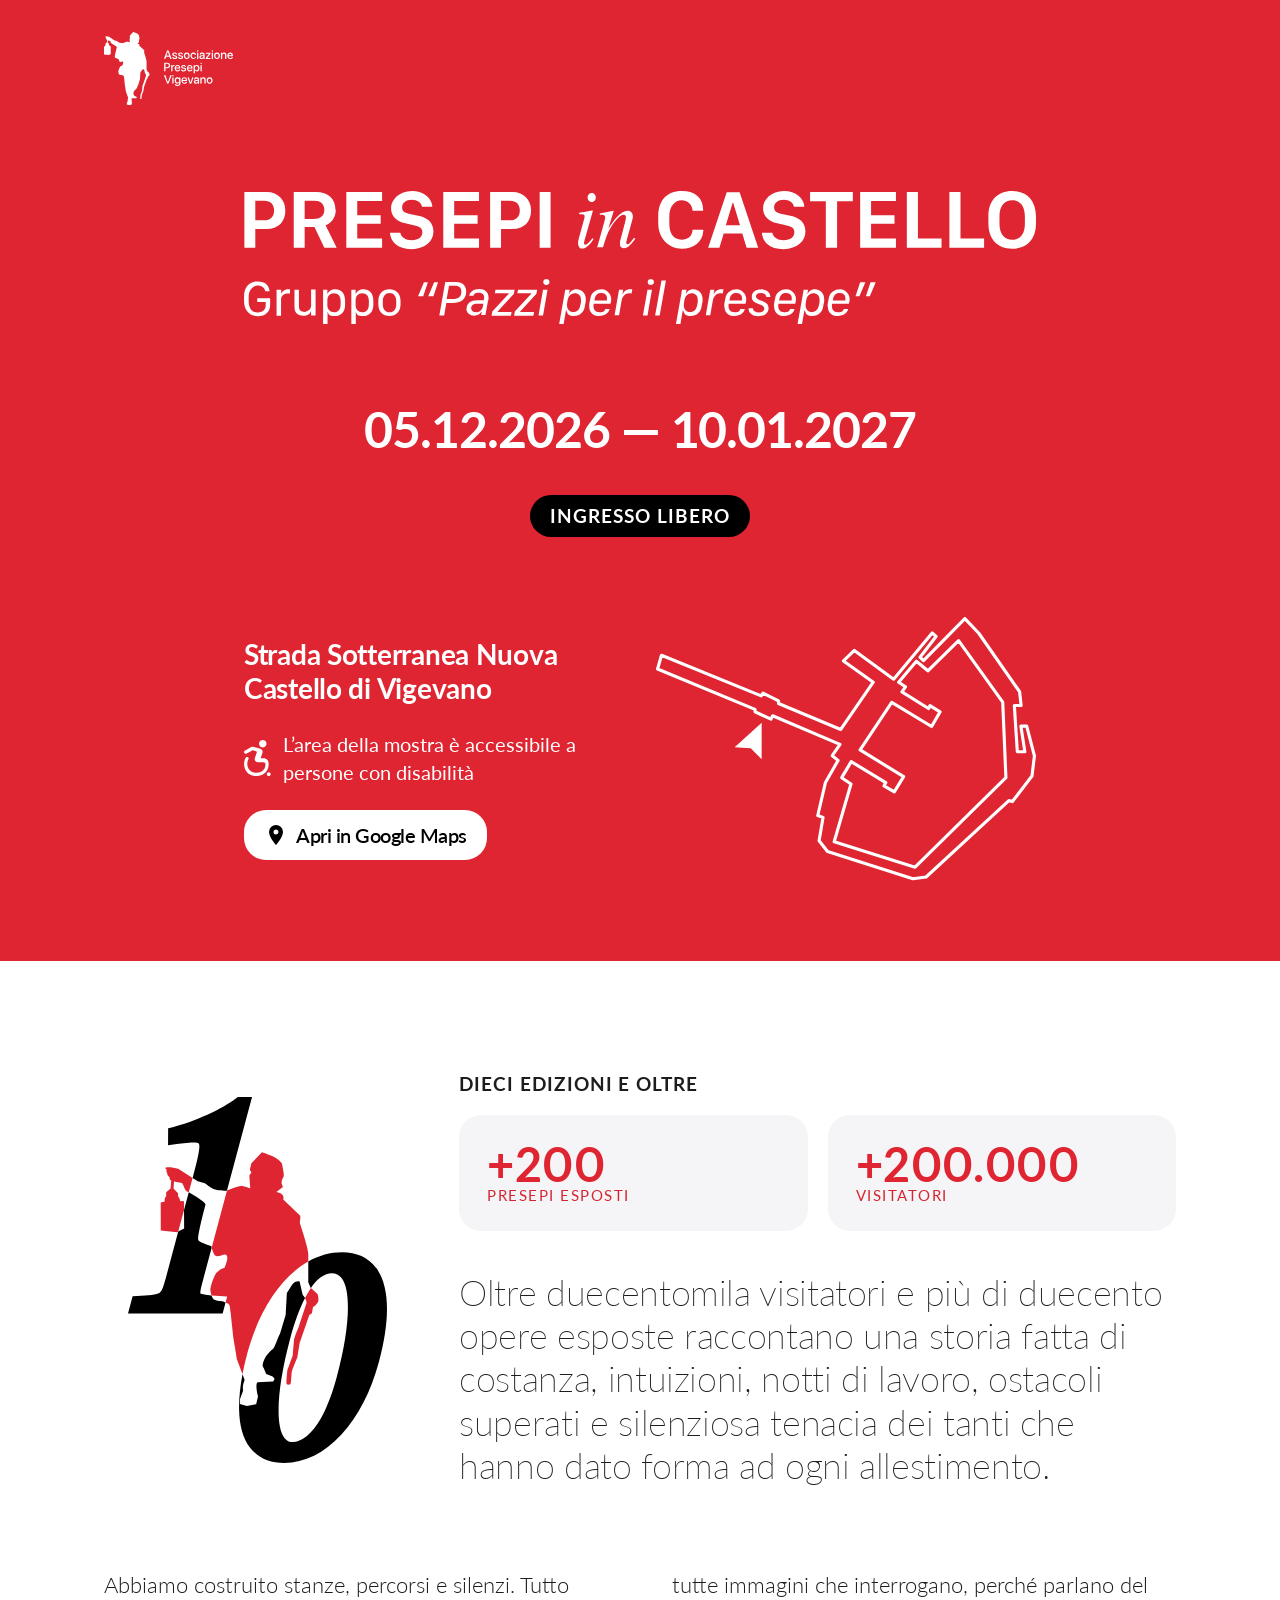
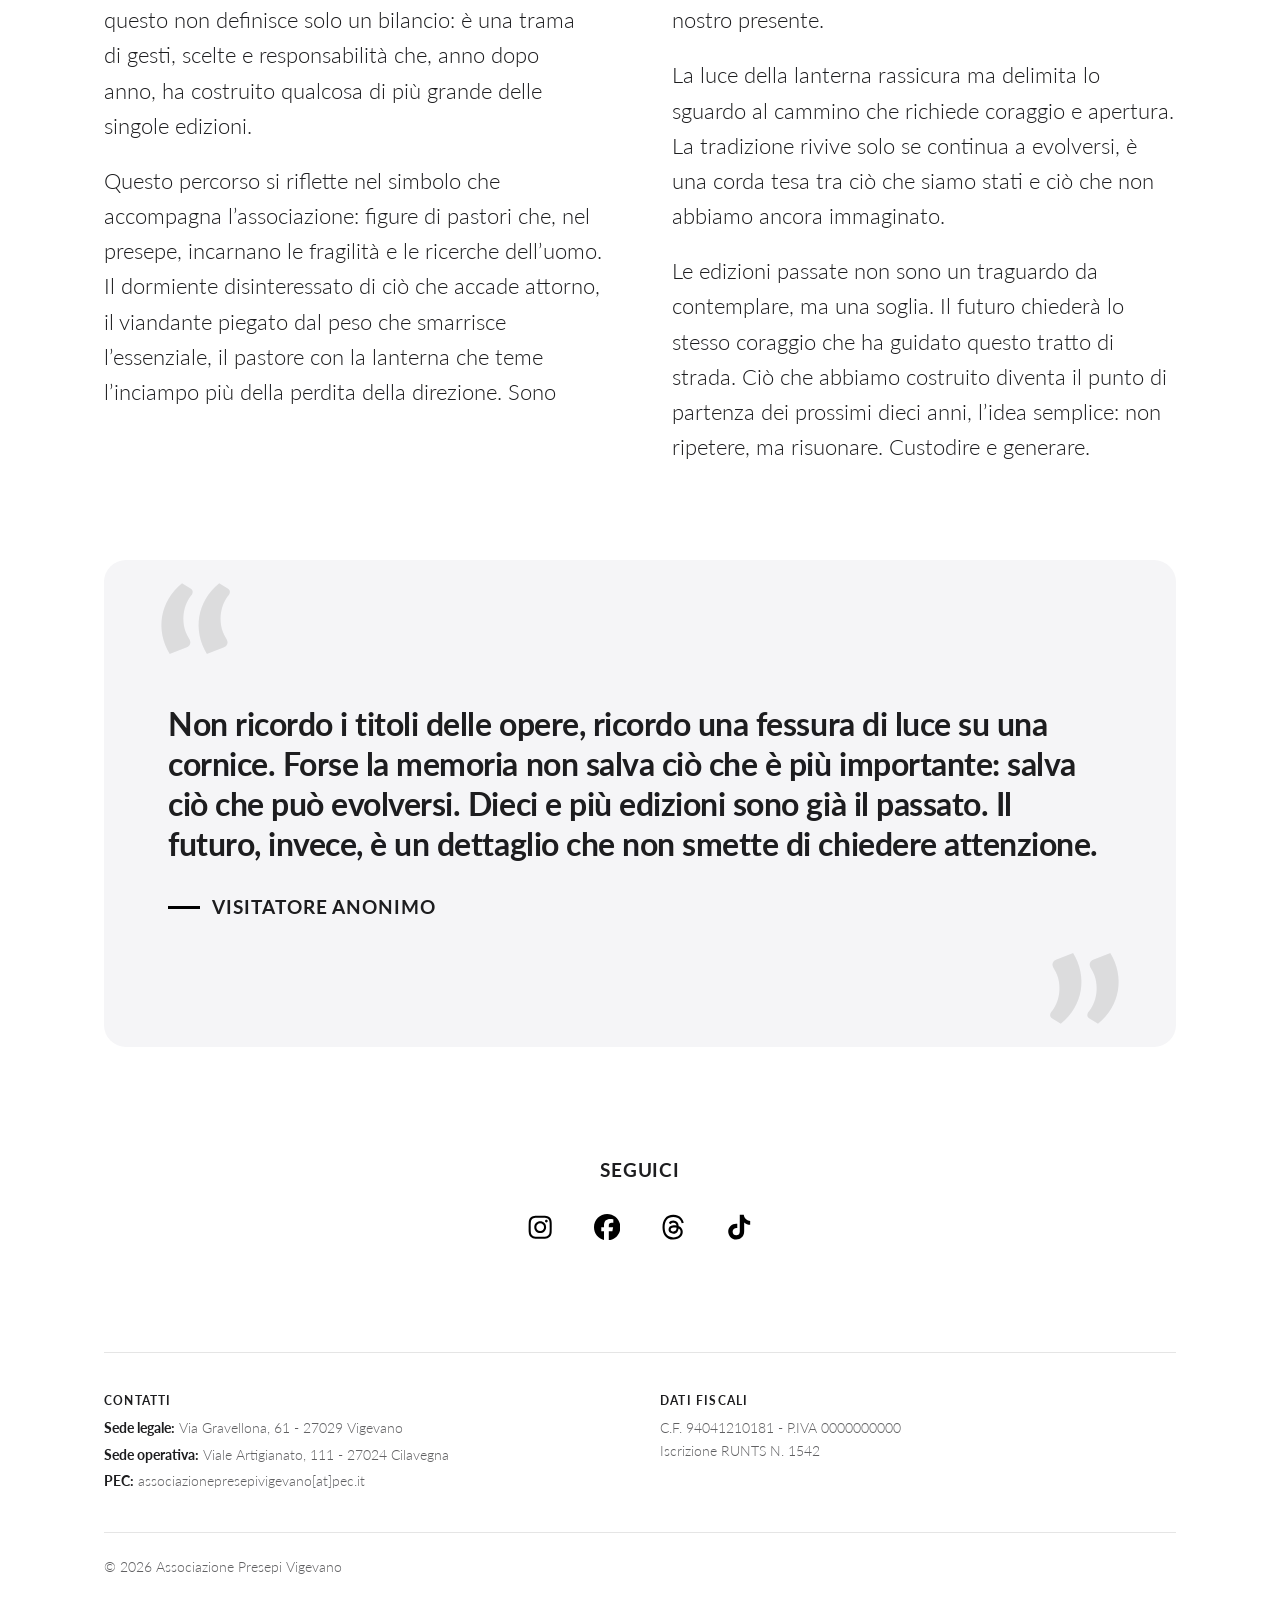
<file: index.html>
<!DOCTYPE html>
<html lang="it" class="[color-scheme:light] scroll-pt-[env(safe-area-inset-top,0px)]">
<head>
<meta charset="utf-8">
<meta name="viewport" content="width=device-width, initial-scale=1, viewport-fit=cover">
<title>Presepi in castello 2026 · Vigevano | Associazione Presepi Vigevano</title>
<meta name="description" content="Presepi in castello a Vigevano, decima edizione: dal 5 dicembre 2026 al 10 gennaio 2027. Oltre duecento opere esposte a cura dell’Associazione Presepi Vigevano.">
<meta name="theme-color" content="#de2531">
<link rel="preconnect" href="https://fonts.googleapis.com">
<link rel="preconnect" href="https://fonts.gstatic.com" crossorigin>
<link rel="stylesheet" href="https://fonts.googleapis.com/css2?family=Lato:wght@300;400;700&display=swap">
<link rel="canonical" href="https://presepivigevano.org/">
<meta property="og:type" content="website"><meta property="og:locale" content="it_IT">
<meta property="og:site_name" content="Associazione Presepi Vigevano">
<meta property="og:title" content="Presepi in castello · Vigevano 2026">
<meta property="og:description" content="Decima edizione dal 5 dicembre 2026 al 10 gennaio 2027. Oltre duecento opere esposte. Ingresso libero."><meta property="og:url" content="https://presepivigevano.org/">
<script type="application/ld+json">{"@context":"https://schema.org","@graph":[{"@type":"Organization","@id":"https://presepivigevano.org/#org","name":"Associazione Presepi Vigevano","url":"https://presepivigevano.org/","address":{"@type":"PostalAddress","streetAddress":"Via Gravellona, 61","postalCode":"27029","addressLocality":"Vigevano","addressCountry":"IT"},"taxID":"94041210181","sameAs":["https://www.instagram.com/presepivigevano","https://www.facebook.com/PresepiVigevano","https://www.threads.net/@presepivigevano","https://www.tiktok.com/@presepivigevano"]},{"@type":"Event","name":"Presepi in castello – 10ª edizione","startDate":"2026-12-05","endDate":"2027-01-10","eventStatus":"https://schema.org/EventScheduled","eventAttendanceMode":"https://schema.org/OfflineEventAttendanceMode","location":{"@type":"Place","name":"Castello Sforzesco di Vigevano","address":{"@type":"PostalAddress","addressLocality":"Vigevano","addressRegion":"PV","addressCountry":"IT"}},"organizer":{"@id":"https://presepivigevano.org/#org"},"isAccessibleForFree":true,"inLanguage":"it","url":"https://presepivigevano.org/","description":"Decima edizione di Presepi in castello a Vigevano: oltre duecento opere esposte. Ingresso libero.","offers":{"@type":"Offer","url":"https://presepivigevano.org/","price":"0","priceCurrency":"EUR","availability":"https://schema.org/InStock"}}]}</script>
<style>/*! tailwindcss v3.4.17 | MIT License | https://tailwindcss.com*/*,:after,:before{box-sizing:border-box;border:0 solid #e5e7eb}:after,:before{--tw-content:""}:host,html{line-height:1.5;-webkit-text-size-adjust:100%;-moz-tab-size:4;-o-tab-size:4;tab-size:4;font-family:Lato,-apple-system,BlinkMacSystemFont,Helvetica Neue,Arial,sans-serif;font-feature-settings:normal;font-variation-settings:normal;-webkit-tap-highlight-color:transparent}body{margin:0;line-height:inherit}hr{height:0;color:inherit;border-top-width:1px}abbr:where([title]){-webkit-text-decoration:underline dotted;text-decoration:underline dotted}h1,h2,h3,h4,h5,h6{font-size:inherit;font-weight:inherit}a{color:inherit;text-decoration:inherit}b,strong{font-weight:bolder}code,kbd,pre,samp{font-family:ui-monospace,SFMono-Regular,Menlo,Monaco,Consolas,Liberation Mono,Courier New,monospace;font-feature-settings:normal;font-variation-settings:normal;font-size:1em}small{font-size:80%}sub,sup{font-size:75%;line-height:0;position:relative;vertical-align:baseline}sub{bottom:-.25em}sup{top:-.5em}table{text-indent:0;border-color:inherit;border-collapse:collapse}button,input,optgroup,select,textarea{font-family:inherit;font-feature-settings:inherit;font-variation-settings:inherit;font-size:100%;font-weight:inherit;line-height:inherit;letter-spacing:inherit;color:inherit;margin:0;padding:0}button,select{text-transform:none}button,input:where([type=button]),input:where([type=reset]),input:where([type=submit]){-webkit-appearance:button;background-color:transparent;background-image:none}:-moz-focusring{outline:auto}:-moz-ui-invalid{box-shadow:none}progress{vertical-align:baseline}::-webkit-inner-spin-button,::-webkit-outer-spin-button{height:auto}[type=search]{-webkit-appearance:textfield;outline-offset:-2px}::-webkit-search-decoration{-webkit-appearance:none}::-webkit-file-upload-button{-webkit-appearance:button;font:inherit}summary{display:list-item}blockquote,dd,dl,figure,h1,h2,h3,h4,h5,h6,hr,p,pre{margin:0}fieldset{margin:0}fieldset,legend{padding:0}menu,ol,ul{list-style:none;margin:0;padding:0}dialog{padding:0}textarea{resize:vertical}input::-moz-placeholder,textarea::-moz-placeholder{opacity:1;color:#9ca3af}input::placeholder,textarea::placeholder{opacity:1;color:#9ca3af}[role=button],button{cursor:pointer}:disabled{cursor:default}audio,canvas,embed,iframe,img,object,svg,video{display:block;vertical-align:middle}img,video{max-width:100%;height:auto}[hidden]:where(:not([hidden=until-found])){display:none}.wrap{margin-left:auto;margin-right:auto;width:100%;max-width:72rem}.bleed,.wrap{padding-left:max(1.5rem,env(safe-area-inset-left));padding-right:max(1.5rem,env(safe-area-inset-right))}.bleed{margin-left:calc(max(1.5rem, env(safe-area-inset-left))*-1);margin-right:calc(max(1.5rem, env(safe-area-inset-right))*-1)}@media (min-width:768px){.wrap{padding-left:max(2.5rem,env(safe-area-inset-left));padding-right:max(2.5rem,env(safe-area-inset-right))}.bleed{margin-left:0;margin-right:0;padding-left:4rem;padding-right:4rem}}.on-brand{--tw-bg-opacity:1;background-color:rgb(222 37 49/var(--tw-bg-opacity,1));--tw-text-opacity:1;color:rgb(255 255 255/var(--tw-text-opacity,1))}.eyebrow{font-size:1.04rem;font-weight:700;text-transform:uppercase;line-height:1.2;letter-spacing:.05em}@media (min-width:768px){.eyebrow{font-size:1.055rem}}@media (min-width:1024px){.eyebrow{font-size:1.185rem}}.focus-ring:focus-visible{outline-style:solid;outline-width:2px;outline-offset:4px;outline-color:#fff}.btn-social{display:flex;min-height:4rem;align-items:center;justify-content:center;gap:.75rem;border-radius:1.375rem;--tw-bg-opacity:1;background-color:rgb(222 37 49/var(--tw-bg-opacity,1));padding:1rem 2rem;font-size:1.125rem;line-height:1.75rem;font-weight:600;letter-spacing:-.025em;--tw-text-opacity:1;color:rgb(255 255 255/var(--tw-text-opacity,1))}@media (min-width:768px){.btn-social{min-height:0;border-radius:0;background-color:transparent;padding:0;--tw-text-opacity:1;color:rgb(0 0 0/var(--tw-text-opacity,1))}}.tile{display:flex;flex-direction:column-reverse;border-radius:1.375rem;--tw-bg-opacity:1;background-color:rgb(245 245 247/var(--tw-bg-opacity,1));padding:1.5rem}@media (min-width:768px){.tile{padding:1.75rem}}.stat-label{margin-top:.125rem;font-size:.875rem;line-height:1.25rem;font-weight:400;text-transform:uppercase;line-height:1;letter-spacing:.1em;--tw-text-opacity:1;color:rgb(215 36 48/var(--tw-text-opacity,1))}@media (min-width:768px){.stat-label{font-size:.9375rem}}.stat-num{font-size:clamp(2.75rem,15vw,3.5rem);font-weight:700;line-height:.9;letter-spacing:.01em;--tw-text-opacity:1;color:rgb(222 37 49/var(--tw-text-opacity,1))}@media (min-width:768px){.stat-num{font-size:3.5rem}}@media (min-width:1024px){.stat-num{font-size:clamp(2.25rem,3.7vw,3.25rem)}}.stat-num{font-variant-numeric:lining-nums proportional-nums}.quote-q:after,.quote-q:before{content:"\201C";content:"\201C"/"";pointer-events:none;position:absolute;-webkit-user-select:none;-moz-user-select:none;user-select:none;font-size:9rem;font-weight:700;line-height:1;color:rgba(0,0,0,.1)}@media (min-width:768px){.quote-q:after,.quote-q:before{font-size:14rem}}.quote-q:before{top:0;left:max(1.5rem,env(safe-area-inset-left))}.quote-q:after{bottom:0;right:max(1.5rem,env(safe-area-inset-right));transform:rotate(180deg)}@media (min-width:768px){.quote-q:before{left:3rem}.quote-q:after{right:3rem}}.footer-label{margin-bottom:.5rem;font-size:.75rem;line-height:1rem;font-weight:700;text-transform:uppercase;letter-spacing:.1em;--tw-text-opacity:1;color:rgb(29 29 31/var(--tw-text-opacity,1))}.sr-only{position:absolute;width:1px;height:1px;padding:0;margin:-1px;overflow:hidden;clip:rect(0,0,0,0);white-space:nowrap;border-width:0}.relative{position:relative}.mx-auto{margin-left:auto;margin-right:auto}.mb-5{margin-bottom:1.25rem}.mb-8{margin-bottom:2rem}.mt-1{margin-top:.25rem}.mt-10{margin-top:2.5rem}.mt-14{margin-top:3.5rem}.mt-16{margin-top:4rem}.mt-8{margin-top:2rem}.block{display:block}.inline-block{display:inline-block}.flex{display:flex}.inline-flex{display:inline-flex}.grid{display:grid}.h-6{height:1.5rem}.h-\[26\.4px\]{height:26.4px}.h-\[30\.6px\]{height:30.6px}.h-\[3px\]{height:3px}.h-auto{height:auto}.min-h-11{min-height:2.75rem}.w-6{width:1.5rem}.w-8{width:2rem}.w-\[106px\]{width:106px}.w-\[202px\]{width:202px}.w-\[26\.4px\]{width:26.4px}.w-\[37\.5\%\]{width:37.5%}.w-\[90\%\]{width:90%}.w-auto{width:auto}.w-full{width:100%}.min-w-\[12rem\]{min-width:12rem}.max-w-\[20rem\]{max-width:20rem}.max-w-\[574px\]{max-width:574px}.max-w-\[792px\]{max-width:792px}.max-w-full{max-width:100%}.shrink-0{flex-shrink:0}.scroll-pt-\[env\(safe-area-inset-top\2c 0px\)\]{scroll-padding-top:env(safe-area-inset-top,0)}.grid-cols-1{grid-template-columns:repeat(1,minmax(0,1fr))}.flex-col{flex-direction:column}.items-center{align-items:center}.justify-center{justify-content:center}.gap-10{gap:2.5rem}.gap-2{gap:.5rem}.gap-3{gap:.75rem}.gap-4{gap:1rem}.gap-5{gap:1.25rem}.gap-6{gap:1.5rem}.gap-8{gap:2rem}.overflow-hidden{overflow:hidden}.whitespace-nowrap{white-space:nowrap}.text-balance{text-wrap:balance}.rounded-card{border-radius:1.375rem}.rounded-none{border-radius:0}.border-t{border-top-width:1px}.border-black\/10{border-color:rgba(0,0,0,.1)}.bg-black{--tw-bg-opacity:1;background-color:rgb(0 0 0/var(--tw-bg-opacity,1))}.bg-surface{--tw-bg-opacity:1;background-color:rgb(245 245 247/var(--tw-bg-opacity,1))}.bg-white{--tw-bg-opacity:1;background-color:rgb(255 255 255/var(--tw-bg-opacity,1))}.fill-current{fill:currentColor}.px-5{padding-left:1.25rem;padding-right:1.25rem}.py-2\.5{padding-top:.625rem;padding-bottom:.625rem}.py-20{padding-top:5rem;padding-bottom:5rem}.pb-16{padding-bottom:4rem}.pb-20{padding-bottom:5rem}.pb-24{padding-bottom:6rem}.pb-\[calc\(2\.5rem\+env\(safe-area-inset-bottom\2c 0px\)\)\]{padding-bottom:calc(2.5rem + env(safe-area-inset-bottom,0px))}.pt-10{padding-top:2.5rem}.pt-14{padding-top:3.5rem}.pt-28{padding-top:7rem}.pt-6{padding-top:1.5rem}.pt-\[env\(safe-area-inset-top\2c 0px\)\]{padding-top:env(safe-area-inset-top,0)}.text-center{text-align:center}.font-sans{font-family:Lato,-apple-system,BlinkMacSystemFont,Helvetica Neue,Arial,sans-serif}.text-2xl{font-size:1.5rem;line-height:2rem}.text-\[1\.0125rem\]{font-size:1.0125rem}.text-\[1\.125rem\]{font-size:1.125rem}.text-\[1\.35rem\]{font-size:1.35rem}.text-\[1\.75rem\]{font-size:1.75rem}.text-\[2\.1rem\]{font-size:2.1rem}.text-sm{font-size:.875rem;line-height:1.25rem}.font-bold{font-weight:700}.font-extralight{font-weight:200}.font-light{font-weight:300}.font-normal{font-weight:400}.font-semibold{font-weight:600}.not-italic{font-style:normal}.leading-body{line-height:1.6}.leading-head{line-height:1.2}.leading-none{line-height:1}.leading-note{line-height:1.4}.leading-quote{line-height:1.25}.tracking-display{letter-spacing:-.02em}.tracking-head{letter-spacing:-.01em}.tracking-quote{letter-spacing:-.015em}.tracking-tight{letter-spacing:-.025em}.text-black{--tw-text-opacity:1;color:rgb(0 0 0/var(--tw-text-opacity,1))}.text-ink{--tw-text-opacity:1;color:rgb(29 29 31/var(--tw-text-opacity,1))}.text-ink\/70{color:rgba(29,29,31,.7)}.text-white{--tw-text-opacity:1;color:rgb(255 255 255/var(--tw-text-opacity,1))}.antialiased{-webkit-font-smoothing:antialiased;-moz-osx-font-smoothing:grayscale}.\[color-scheme\:light\]{color-scheme:light}.\[overflow-wrap\:anywhere\]{overflow-wrap:anywhere}.\[text-rendering\:optimizeLegibility\]{text-rendering:optimizeLegibility}.\[text-wrap\:pretty\]{text-wrap:pretty}.focus\:not-sr-only:focus{position:static;width:auto;height:auto;padding:0;margin:0;overflow:visible;clip:auto;white-space:normal}.focus\:absolute:focus{position:absolute}.focus\:left-4:focus{left:1rem}.focus\:top-4:focus{top:1rem}.focus\:z-10:focus{z-index:10}.focus\:rounded-full:focus{border-radius:9999px}.focus\:bg-white:focus{--tw-bg-opacity:1;background-color:rgb(255 255 255/var(--tw-bg-opacity,1))}.focus\:px-4:focus{padding-left:1rem;padding-right:1rem}.focus\:py-2:focus{padding-top:.5rem;padding-bottom:.5rem}.focus\:text-brand:focus{--tw-text-opacity:1;color:rgb(222 37 49/var(--tw-text-opacity,1))}.focus-visible\:outline-brand:focus-visible{outline-color:#de2531}@media (min-width:640px){.sm\:w-\[110px\]{width:110px}}@media (min-width:768px){.md\:sr-only{position:absolute;width:1px;height:1px;padding:0;margin:-1px;overflow:hidden;clip:rect(0,0,0,0);white-space:nowrap;border-width:0}.md\:mx-0{margin-left:0;margin-right:0}.md\:mt-10{margin-top:2.5rem}.md\:mt-20{margin-top:5rem}.md\:mt-24{margin-top:6rem}.md\:flex{display:flex}.md\:h-9{height:2.25rem}.md\:w-\[129px\]{width:129px}.md\:w-\[259px\]{width:259px}.md\:w-full{width:100%}.md\:min-w-0{min-width:0}.md\:max-w-\[792px\]{max-width:792px}.md\:max-w-none{max-width:none}.md\:grid-cols-2{grid-template-columns:repeat(2,minmax(0,1fr))}.md\:flex-row{flex-direction:row}.md\:items-start{align-items:flex-start}.md\:items-center{align-items:center}.md\:justify-center{justify-content:center}.md\:gap-10{gap:2.5rem}.md\:gap-8{gap:2rem}.md\:gap-x-10{-moz-column-gap:2.5rem;column-gap:2.5rem}.md\:rounded-card{border-radius:1.375rem}.md\:py-28{padding-top:7rem;padding-bottom:7rem}.md\:pb-20{padding-bottom:5rem}.md\:pb-28{padding-bottom:7rem}.md\:pb-32{padding-bottom:8rem}.md\:pt-20{padding-top:5rem}.md\:pt-36{padding-top:9rem}.md\:pt-8{padding-top:2rem}.md\:text-left{text-align:left}.md\:text-\[1\.125rem\]{font-size:1.125rem}.md\:text-\[1\.25rem\]{font-size:1.25rem}.md\:text-\[1\.5rem\]{font-size:1.5rem}.md\:text-\[1\.75rem\]{font-size:1.75rem}.md\:text-\[3\.15rem\]{font-size:3.15rem}}@media (min-width:1024px){.lg\:columns-2{-moz-columns:2;column-count:2}.lg\:grid-cols-\[minmax\(0\2c 3fr\)_minmax\(0\2c 7fr\)\]{grid-template-columns:minmax(0,3fr) minmax(0,7fr)}.lg\:items-center{align-items:center}.lg\:gap-12{gap:3rem}.lg\:gap-x-16{-moz-column-gap:4rem;column-gap:4rem}.lg\:text-\[1\.25rem\]{font-size:1.25rem}.lg\:text-\[1\.375rem\]{font-size:1.375rem}.lg\:text-\[1\.75rem\]{font-size:1.75rem}.lg\:text-\[2\.25rem\]{font-size:2.25rem}.lg\:text-\[2rem\]{font-size:2rem}}.\[\&\>p\+p\]\:mt-5>p+p{margin-top:1.25rem}</style>
</head>
<body class="bg-white font-sans font-light text-ink antialiased [text-rendering:optimizeLegibility]">
<a href="#contenuto" class="sr-only focus:not-sr-only focus:absolute focus:left-4 focus:top-4 focus:z-10 focus:rounded-full focus:bg-white focus:px-4 focus:py-2 focus:text-brand">Vai al contenuto</a>
<header class="on-brand pt-[env(safe-area-inset-top,0px)]"><div class="wrap pt-6 md:pt-8">
<h1 class="inline-block"><a href="https://presepivigevano.org/" class="block focus-ring"><span class="sr-only">Associazione Presepi Vigevano</span><svg class="block h-auto w-[106px] sm:w-[110px] md:w-[129px]" aria-hidden="true" focusable="false" xmlns="http://www.w3.org/2000/svg" viewBox="0 0 440.93 250.3"><defs><style> .a1 { fill: #fff; } </style></defs><g><g><g><g><path class="a1" d="M205.75,90.38c0-.34.08-.79.28-1.34l8.89-24.1c.59-1.62,1.58-2.37,3.18-2.37s2.55.73,3.16,2.35l8.91,24.12c.2.57.28.95.28,1.34,0,1.2-.95,2.07-2.27,2.07-1.22,0-1.88-.57-2.29-1.86l-2.23-6.3h-11.18l-2.21,6.28c-.43,1.32-1.09,1.88-2.27,1.88-1.36,0-2.27-.83-2.27-2.07ZM222.52,80.58l-4.4-12.82h-.12l-4.35,12.82h8.87Z"/><path class="a1" d="M233.29,88.2c-.14-.32-.18-.63-.18-.91,0-1.09.79-1.74,1.88-1.74.73,0,1.36.34,1.9,1.15,1.09,1.72,2.37,2.49,4.9,2.49s4.17-1.07,4.17-2.84c0-1.4-.83-2.15-3.12-2.69l-3.36-.79c-4.13-.97-6.16-3-6.16-6.04,0-3.85,3.34-6.4,8.41-6.4,3.85,0,7.01,1.96,7.62,4.48.04.24.08.45.08.65,0,.97-.61,1.62-1.7,1.62-.71,0-1.34-.24-1.76-.93-.95-1.62-2.25-2.47-4.4-2.47-2.35,0-3.97,1.15-3.97,2.82,0,1.34,1.03,2.27,3.28,2.8l3.3.77c4.48,1.03,6.2,2.63,6.2,5.79,0,3.95-3.54,6.58-8.81,6.58-4.19,0-7.27-1.72-8.28-4.33Z"/><path class="a1" d="M253.34,88.2c-.14-.32-.18-.63-.18-.91,0-1.09.79-1.74,1.88-1.74.73,0,1.36.34,1.9,1.15,1.09,1.72,2.37,2.49,4.9,2.49s4.17-1.07,4.17-2.84c0-1.4-.83-2.15-3.12-2.69l-3.36-.79c-4.13-.97-6.16-3-6.16-6.04,0-3.85,3.34-6.4,8.41-6.4,3.85,0,7.01,1.96,7.62,4.48.04.24.08.45.08.65,0,.97-.61,1.62-1.7,1.62-.71,0-1.34-.24-1.76-.93-.95-1.62-2.25-2.47-4.4-2.47-2.35,0-3.97,1.15-3.97,2.82,0,1.34,1.03,2.27,3.28,2.8l3.3.77c4.48,1.03,6.2,2.63,6.2,5.79,0,3.95-3.54,6.58-8.81,6.58-4.19,0-7.27-1.72-8.28-4.33Z"/><path class="a1" d="M272.87,81.47c0-6.85,4.03-11.04,10.11-11.04s10.11,4.19,10.11,11.04-4.01,11.06-10.11,11.06-10.11-4.19-10.11-11.06ZM288.63,81.47c0-4.72-2.23-7.43-5.65-7.43s-5.65,2.71-5.65,7.43,2.23,7.45,5.65,7.45,5.65-2.71,5.65-7.45Z"/><path class="a1" d="M295.52,81.51c0-6.74,3.95-11.08,10.03-11.08,4.11,0,7.64,2.19,8.57,5.17.12.34.2.71.2,1.01,0,1.11-.79,1.8-1.86,1.8-.93,0-1.46-.36-1.98-1.34-1.09-2.03-2.59-3-4.84-3-3.42,0-5.65,2.86-5.65,7.39s2.27,7.39,5.65,7.39c2.37,0,3.81-1.05,4.84-2.9.61-1.05,1.07-1.42,2.03-1.42,1.07,0,1.86.73,1.86,1.82,0,.34-.08.71-.24,1.13-1.11,2.94-4.58,5.02-8.53,5.02-6.1,0-10.07-4.23-10.07-11.02Z"/><path class="a1" d="M317.7,65.09c0-1.4,1.13-2.49,2.53-2.49s2.55,1.09,2.55,2.49-1.13,2.51-2.55,2.51-2.53-1.13-2.53-2.51ZM318.04,90.2v-17.44c0-1.42.87-2.33,2.19-2.33s2.19.91,2.19,2.33v17.44c0,1.4-.87,2.31-2.19,2.31s-2.19-.91-2.19-2.31Z"/><path class="a1" d="M326.02,86.07c0-3.73,2.88-6.02,7.92-6.3l5.85-.34v-1.64c0-2.37-1.6-3.79-4.27-3.79-2.11,0-3.5.75-4.72,2.69-.45.65-1.01.93-1.78.93-1.09,0-1.88-.73-1.88-1.82,0-.45.12-.93.38-1.42,1.11-2.41,4.33-3.95,8.16-3.95,5.17,0,8.47,2.73,8.47,7.01v12.86c0,1.38-.87,2.21-2.11,2.21s-2.05-.79-2.09-2.09v-1.8h-.1c-1.24,2.37-3.95,3.87-6.72,3.87-4.17,0-7.11-2.59-7.11-6.42ZM339.79,84.15v-1.68l-5.27.32c-2.61.18-4.09,1.34-4.09,3.16s1.56,3.08,3.89,3.08c3.06,0,5.47-2.11,5.47-4.88Z"/><path class="a1" d="M347.75,90.16c0-.67.18-1.09.69-1.72l10.69-14.06v-.08h-9.66c-1.17,0-1.86-.63-1.86-1.74s.67-1.74,1.86-1.74h12.36c1.48,0,2.37.79,2.37,2.11,0,.69-.24,1.22-.87,2.07l-10.25,13.57v.08h9.6c1.2,0,1.86.63,1.86,1.74s-.69,1.74-1.86,1.74h-12.8c-1.28,0-2.13-.77-2.13-1.96Z"/><path class="a1" d="M367.99,65.09c0-1.4,1.13-2.49,2.53-2.49s2.55,1.09,2.55,2.49-1.13,2.51-2.55,2.51-2.53-1.13-2.53-2.51ZM368.33,90.2v-17.44c0-1.42.87-2.33,2.19-2.33s2.19.91,2.19,2.33v17.44c0,1.4-.87,2.31-2.19,2.31s-2.19-.91-2.19-2.31Z"/><path class="a1" d="M376.23,81.47c0-6.85,4.03-11.04,10.11-11.04s10.11,4.19,10.11,11.04-4.01,11.06-10.11,11.06-10.11-4.19-10.11-11.06ZM391.99,81.47c0-4.72-2.23-7.43-5.65-7.43s-5.65,2.71-5.65,7.43,2.23,7.45,5.65,7.45,5.65-2.71,5.65-7.45Z"/><path class="a1" d="M399.83,90.2v-17.56c0-1.34.81-2.21,2.09-2.21s2.13.87,2.13,2.23v1.68h.1c1.15-2.43,3.38-3.89,6.66-3.89,4.7,0,7.39,3,7.39,7.88v11.87c0,1.44-.91,2.31-2.21,2.31s-2.19-.87-2.19-2.31v-11.02c0-3.2-1.5-4.96-4.54-4.96s-5.06,2.19-5.06,5.49v10.49c0,1.44-.91,2.31-2.19,2.31s-2.19-.87-2.19-2.31Z"/><path class="a1" d="M421.46,81.57c0-6.77,3.85-11.14,9.88-11.14,5.67,0,9.58,4.09,9.58,9.9,0,1.42-.81,2.23-2.17,2.23h-12.88v.1c0,3.89,2.19,6.32,5.67,6.32,2.39,0,3.89-.83,5.51-3.04.47-.55.91-.77,1.54-.77,1.05,0,1.82.69,1.82,1.78,0,.34-.12.75-.3,1.17-1.4,2.8-4.5,4.4-8.47,4.4-6.42,0-10.19-4.07-10.19-10.96ZM436.55,79.51c-.1-3.34-2.19-5.55-5.23-5.55s-5.21,2.23-5.43,5.55h10.65Z"/></g><g><path class="a1" d="M205.66,132.26v-24.85c0-1.46.85-2.35,2.27-2.35h8.69c5.67,0,9.62,3.91,9.62,9.6s-4.03,9.64-9.76,9.64h-6.28v7.96c0,1.46-.87,2.35-2.27,2.35s-2.27-.89-2.27-2.35ZM215.41,120.49c3.95,0,6.2-2.13,6.2-5.81s-2.25-5.79-6.18-5.79h-5.23v11.61h5.21Z"/><path class="a1" d="M229.69,132.36v-17.56c0-1.34.85-2.21,2.09-2.21s2.07.87,2.07,2.21v1.82h.1c.59-2.39,2.55-3.99,4.68-3.99.77,0,1.36.18,1.72.53.41.32.59.85.59,1.54s-.22,1.2-.65,1.54c-.45.38-1.09.57-2.01.57-3,.02-4.21,2.03-4.21,4.68v10.88c0,1.42-.89,2.31-2.19,2.31s-2.19-.89-2.19-2.31Z"/><path class="a1" d="M241.43,123.73c0-6.77,3.85-11.14,9.88-11.14,5.67,0,9.58,4.09,9.58,9.9,0,1.42-.81,2.23-2.17,2.23h-12.88v.1c0,3.89,2.19,6.32,5.67,6.32,2.39,0,3.89-.83,5.51-3.04.47-.55.91-.77,1.54-.77,1.05,0,1.82.69,1.82,1.78,0,.34-.12.75-.3,1.17-1.4,2.8-4.5,4.4-8.47,4.4-6.42,0-10.19-4.07-10.19-10.96ZM256.52,121.67c-.1-3.34-2.19-5.55-5.23-5.55s-5.21,2.23-5.43,5.55h10.65Z"/><path class="a1" d="M263.86,130.35c-.14-.32-.18-.63-.18-.91,0-1.09.79-1.74,1.88-1.74.73,0,1.36.34,1.9,1.15,1.09,1.72,2.37,2.49,4.9,2.49s4.17-1.07,4.17-2.84c0-1.4-.83-2.15-3.12-2.69l-3.36-.79c-4.13-.97-6.16-3-6.16-6.04,0-3.85,3.34-6.4,8.41-6.4,3.85,0,7.01,1.96,7.62,4.48.04.24.08.45.08.65,0,.97-.61,1.62-1.7,1.62-.71,0-1.34-.24-1.76-.93-.95-1.62-2.25-2.47-4.4-2.47-2.35,0-3.97,1.15-3.97,2.82,0,1.34,1.03,2.27,3.28,2.8l3.3.77c4.48,1.03,6.2,2.63,6.2,5.79,0,3.95-3.54,6.58-8.81,6.58-4.19,0-7.27-1.72-8.28-4.33Z"/><path class="a1" d="M283.38,123.73c0-6.77,3.85-11.14,9.88-11.14,5.67,0,9.58,4.09,9.58,9.9,0,1.42-.81,2.23-2.17,2.23h-12.88v.1c0,3.89,2.19,6.32,5.67,6.32,2.39,0,3.89-.83,5.51-3.04.47-.55.91-.77,1.54-.77,1.05,0,1.82.69,1.82,1.78,0,.34-.12.75-.3,1.17-1.4,2.8-4.5,4.4-8.47,4.4-6.42,0-10.19-4.07-10.19-10.96ZM298.47,121.67c-.1-3.34-2.19-5.55-5.23-5.55s-5.21,2.23-5.43,5.55h10.65Z"/><path class="a1" d="M306.23,139.51v-24.67c0-1.4.87-2.25,2.11-2.25s2.13.85,2.13,2.25v1.8h.08c1.26-2.45,3.71-4.01,6.79-4.01,5.41,0,8.97,4.25,8.97,11s-3.54,11.02-8.89,11.02c-3.06,0-5.49-1.5-6.7-3.87h-.1v8.73c0,1.44-.91,2.33-2.19,2.33s-2.19-.89-2.19-2.33ZM321.81,123.63c0-4.46-2.17-7.31-5.63-7.31s-5.59,2.92-5.59,7.31,2.23,7.31,5.59,7.31,5.63-2.84,5.63-7.31Z"/><path class="a1" d="M329.46,107.24c0-1.4,1.13-2.49,2.53-2.49s2.55,1.09,2.55,2.49-1.13,2.51-2.55,2.51-2.53-1.13-2.53-2.51ZM329.81,132.36v-17.44c0-1.42.87-2.33,2.19-2.33s2.19.91,2.19,2.33v17.44c0,1.4-.87,2.31-2.19,2.31s-2.19-.91-2.19-2.31Z"/></g><g><path class="a1" d="M215.12,174.65l-9.22-24.2c-.16-.47-.24-.87-.24-1.28,0-1.22.93-2.05,2.31-2.05,1.15,0,1.86.53,2.25,1.7l8,22.75h.12l8-22.77c.41-1.2,1.03-1.68,2.19-1.68,1.36,0,2.31.85,2.31,2.03,0,.38-.08.79-.24,1.24l-9.24,24.29c-.63,1.66-1.52,2.33-3.12,2.33s-2.51-.69-3.12-2.35Z"/><path class="a1" d="M233.15,149.63c0-1.4,1.13-2.49,2.53-2.49s2.55,1.09,2.55,2.49-1.13,2.51-2.55,2.51-2.53-1.13-2.53-2.51ZM233.49,174.75v-17.44c0-1.42.87-2.33,2.19-2.33s2.19.91,2.19,2.33v17.44c0,1.4-.87,2.31-2.19,2.31s-2.19-.91-2.19-2.31Z"/><path class="a1" d="M242.89,180.85c-.28-.49-.41-.93-.41-1.44,0-1.01.75-1.74,1.86-1.74.67,0,1.09.22,1.68.81,1.74,1.82,3.24,2.61,5.33,2.65,3.56.04,5.73-1.98,5.73-4.96v-3.38h-.1c-1.2,2.31-3.71,3.83-6.74,3.83-5.37,0-8.85-4.19-8.85-10.78s3.44-10.82,8.95-10.82c3.02,0,5.37,1.52,6.66,3.93h.08v-1.72c0-1.42.95-2.25,2.21-2.25s2.19.83,2.19,2.25v18.86c0,5.27-3.87,8.67-10.21,8.61-3.87-.04-6.93-1.54-8.39-3.85ZM257.11,165.88c0-4.38-2.27-7.25-5.69-7.25s-5.55,2.8-5.55,7.23,2.19,7.19,5.55,7.19,5.69-2.8,5.69-7.17Z"/><path class="a1" d="M264.83,166.12c0-6.77,3.85-11.14,9.88-11.14,5.67,0,9.58,4.09,9.58,9.9,0,1.42-.81,2.23-2.17,2.23h-12.88v.1c0,3.89,2.19,6.32,5.67,6.32,2.39,0,3.89-.83,5.51-3.04.47-.55.91-.77,1.54-.77,1.05,0,1.82.69,1.82,1.78,0,.34-.12.75-.3,1.17-1.4,2.8-4.5,4.4-8.47,4.4-6.42,0-10.19-4.07-10.19-10.96ZM279.92,164.06c-.1-3.34-2.19-5.55-5.23-5.55s-5.21,2.23-5.43,5.55h10.65Z"/><path class="a1" d="M292.76,174.83l-6.32-16.63c-.14-.38-.24-.81-.24-1.22,0-1.22.93-2.01,2.21-2.01,1.01,0,1.7.55,2.07,1.72l5.29,15.7h.08l5.29-15.74c.36-1.13,1.05-1.68,2.05-1.68,1.26,0,2.15.83,2.15,1.98,0,.38-.08.81-.22,1.17l-6.32,16.69c-.57,1.54-1.5,2.23-3,2.23s-2.41-.65-3.02-2.23Z"/><path class="a1" d="M306.96,170.62c0-3.73,2.88-6.02,7.92-6.3l5.85-.34v-1.64c0-2.37-1.6-3.79-4.27-3.79-2.11,0-3.5.75-4.72,2.69-.45.65-1.01.93-1.78.93-1.09,0-1.88-.73-1.88-1.82,0-.45.12-.93.38-1.42,1.11-2.41,4.33-3.95,8.16-3.95,5.17,0,8.47,2.73,8.47,7.01v12.86c0,1.38-.87,2.21-2.11,2.21s-2.05-.79-2.09-2.09v-1.8h-.1c-1.24,2.37-3.95,3.87-6.72,3.87-4.17,0-7.11-2.59-7.11-6.42ZM320.73,168.69v-1.68l-5.27.32c-2.61.18-4.09,1.34-4.09,3.16s1.56,3.08,3.89,3.08c3.06,0,5.47-2.11,5.47-4.88Z"/><path class="a1" d="M329.32,174.75v-17.56c0-1.34.81-2.21,2.09-2.21s2.13.87,2.13,2.23v1.68h.1c1.15-2.43,3.38-3.89,6.66-3.89,4.7,0,7.39,3,7.39,7.88v11.87c0,1.44-.91,2.31-2.21,2.31s-2.19-.87-2.19-2.31v-11.02c0-3.2-1.5-4.96-4.54-4.96s-5.06,2.19-5.06,5.49v10.49c0,1.44-.91,2.31-2.19,2.31s-2.19-.87-2.19-2.31Z"/><path class="a1" d="M350.95,166.02c0-6.85,4.03-11.04,10.11-11.04s10.11,4.19,10.11,11.04-4.01,11.06-10.11,11.06-10.11-4.19-10.11-11.06ZM366.71,166.02c0-4.72-2.23-7.43-5.65-7.43s-5.65,2.71-5.65,7.43,2.23,7.45,5.65,7.45,5.65-2.71,5.65-7.45Z"/></g></g><path class="a1" d="M154.51,139.87l-6.78-6.26-2.29-5.43v-27.76c0-6.2-8.37-30.6-8.37-30.6,0,0,.11-1.62.26-2.37.49-2.44.15-4.73.15-4.73l-16.73-15.97s.96-2.47-.67-4.51-6.13-2.86-6.13-2.86l6.47-5.12-1.32-3.61.31-3.45s1.13-1.45,1.76-3.52c.64-2.06-1.83-12.69-1.83-12.69,0,0-3.42-3.99-7.89-6.35-4.47-2.36-11.73-4.64-11.73-4.64l-10.38,10.89-1.54,6.54,1.54,2.65-2.03,2.94.89,12.65s-6.65-2.8-9.68-2.32c-3.03.49-13.82,4.67-13.82,4.67,0,0-9.81.04-13.6-2.18-3.79-2.22-7.54-5.23-7.54-5.23l-7.14-1.86-19.2-12.32c-3.69-.97-7.89-1.71-11.73-1.42-1.51.07-.99,1.73.58,2.2-1.2,1.61-.07,2.35.38,3.94-.14,1.6.81,2.22,2.25,3.53-.07,3.35,1.63,3.11,1.63,3.11l-.64,8.04-4.37,3.68v4.16s-1.43-.01-1.63,5.14l-3.72.72.08,27.67,16.25,1.65,6.75-3.6-.16-26.86-3.92-.15s.04-2.87-1.84-4.44l-.12-3.33-4.42-4.71.5-6.88,7.9,1.64c1.76,2.2,2.18,5.83,3.83,7.53,0,0,17.65,9.49,19.34,13.51,0,0-9.06,33.52-6.98,35.44,2.52,2.33,12.5,5.57,12.5,5.57,0,0,2.1,7.8,3.95,9.38,3.09,2.65,9.29-3.24,11.41-.22,2.11,3.02-2.33,12.49-2.33,12.49-3.83.58-6.35,3.34-8.29,5.19-2.38,4.53-4.45,9.42-5.57,15.43.2,4.08,1.17,7.44,3.07,10.24,2.1,1.31,5.3,1.7,8.82,1.82l5.92,2.46c2.2,2.26,1.49,5.33,2.2,8.64l2.6,24.43,3.6,21.72,7.62,20.46c-1.63,3.62-2.17,7.29-1.47,10.44l-3.18,8.42v4.73l6.78,2.09,9.17-1.89,1.83-7.5c-1.6-6.31-2.35-13.03-.38-14.17l15.11-.62c1.69-1.67,2.38-3.37-.85-5.22l-5.78-2.23-2.5-5.94c-1.81-1.53-1.25-4.81,1.71-10.65,2.22-3.46,8.02-8.64,8.02-8.64,2.44-3.81,4.12-10.79,6.37-14.3l5.56-18.6,1.2-21.69,5.33-8.35c1.66-2.37,5-3.69,7.25-2.95l2.98,12.98c2.84,3.25,3.93,5.9,3.82,8.14l-7.84,24.01s-3.17,7.45-4.45,12.11c-.36,3.62-1.27,15.66-1.27,15.66l-5.3,14.2s-1.5,13.54-.64,14.2c.47.35,1.77.74,3.57,0,.8-.33.94-11.19,1.51-13.16.57-1.96,5.3-13.36,5.3-13.36l2.33-14.2,9.54-27.56,2.54-1.88,1.09-6.03c3.08-1.91,3.97-3.14,5.27-5.67.28-2.54.05-4.92-.85-7.1Z"/></g></g></svg></a></h1>
</div></header>
<main id="contenuto">
<section aria-labelledby="titolo" class="on-brand"><div class="wrap pb-16 pt-14 text-center md:pb-20 md:pt-20">
<h2 id="titolo"><span class="sr-only">Presepi in castello</span><svg class="mx-auto h-auto w-[90%] max-w-[574px] md:w-full md:max-w-[792px]" aria-hidden="true" focusable="false" xmlns="http://www.w3.org/2000/svg" version="1.1" viewBox="0 0 442.8 74.4"><defs><style> .h0 { fill: #fff; } </style></defs><g><g><path class="h0" d="M23.1,11c0,5.9-3.8,10.3-10.6,10.3h-6.2v10.4H.2V.6h12.4c6.7,0,10.5,4.6,10.5,10.4h0ZM11.4,5.5h-5.1v10.9h5.1c3.4,0,5.4-2,5.4-5.5s-2-5.5-5.4-5.5Z"/><path class="h0" d="M51.3,10.5c0,4.6-2.8,7.6-5.7,8.7l6.2,12.5h-6.9l-5.5-11.6h-5.5v11.6h-6.1V.6h12.4c6.9,0,10.9,3.9,10.9,9.8ZM39.4,15.5c3.4,0,5.5-1.6,5.5-4.9s-2.2-5.1-5.5-5.1h-5.5v10.1h5.4Z"/><path class="h0" d="M77.2,31.8h-20V.6h20v5h-13.9v8h13.1v4.7h-13.1v8.3h13.9v5Z"/><path class="h0" d="M87.4,23.3c.4,2.4,2.7,4.2,6.4,4.2s5.9-1.8,5.9-4.3-1.6-3.3-4.8-4l-4.8-1.1c-4.8-1.1-7.9-3.9-7.9-8.6S86.9,0,93.8,0s11.2,4,11.5,8.8h-5.8c-.4-2.2-2.4-3.9-5.7-3.9s-5.4,1.8-5.4,4.2,1.5,3.1,4.3,3.7l4.8,1.1c5,1.1,8.4,3.6,8.4,8.8s-4.4,9.8-12.3,9.8-11.7-4.1-12-9.1c0,0,5.9,0,6,0Z"/><path class="h0" d="M131.4,31.8h-20V.6h20v5h-13.9v8h13.1v4.7h-13.1v8.3h13.9v5Z"/><path class="h0" d="M160.5,11c0,5.9-3.8,10.3-10.6,10.3h-6.2v10.4h-6.1V.6h12.4c6.7,0,10.5,4.6,10.5,10.4h0ZM148.8,5.5h-5.1v10.9h5.1c3.4,0,5.4-2,5.4-5.5s-2-5.5-5.4-5.5Z"/><path class="h0" d="M165.3,31.8V.6h6.1v31.1h-6.1Z"/><path class="h0" d="M194.9,11.1c0,0,.1.1.1.2l-4.6,16.3c-.2.9-.3,1.4-.3,1.5s0,.4.1.6c0,.2.3.3.6.3.5,0,1.2-.5,2.1-1.3.5-.5,1.1-1.3,1.9-2.3l.6.5-.2.3c-1.1,1.6-2.1,2.7-2.8,3.4-1.2,1.1-2.3,1.6-3.4,1.6s-1.2-.3-1.6-.8-.6-1.2-.6-1.9,0-.8,0-1.1.2-.8.3-1.5l3.2-11.7c0-.2,0-.4.1-.5s0-.3,0-.5c0-.6-.2-.9-.6-1-.4-.1-1.2-.2-2.4-.2v-.8c1.2-.1,2.1-.3,2.7-.4s1.1-.2,1.7-.3c.7-.1,1.4-.3,2.1-.4s1-.2,1.1-.1h0ZM192.8,5.4c-.4-.5-.7-1.1-.7-1.8s.2-1.3.7-1.8,1-.7,1.6-.7,1.2.2,1.6.7.7,1.1.7,1.8-.2,1.3-.7,1.8-1,.7-1.6.7-1.1-.2-1.6-.7h0Z"/><path class="h0" d="M197.4,31.8l3.9-14.1c.3-1.2.5-1.9.6-2.2s0-.5,0-.8c0-.4-.1-.8-.4-1-.2-.2-.7-.4-1.5-.4s-.4,0-.5,0c-.2,0-.4,0-.6,0v-.8c1-.1,1.7-.3,2.1-.3.4,0,.9-.2,1.4-.3l4.1-.9c0,0,.1.1.2.2l-3,9.8c1.9-2.8,3.4-5,4.7-6.3,2.2-2.4,4.2-3.7,5.9-3.7s1.2.1,1.7.4c.9.5,1.4,1.4,1.4,2.7s0,.7-.1,1.1c0,.4-.2.8-.3,1.3l-3,10.9c0,.2-.1.5-.2.8s-.1.6-.1.7c0,.2,0,.4.2.6.1.2.3.3.5.3.4,0,.8-.2,1.3-.7.5-.5,1.3-1.5,2.4-3l.7.6c-1.2,1.7-2.2,2.9-2.9,3.5-1.2,1.2-2.4,1.8-3.5,1.8s-1-.2-1.5-.5-.7-1-.7-1.9,0-.5,0-.8c0-.3,0-.5.1-.8l2.9-11.1c.1-.6.2-1.1.3-1.5s0-.7,0-.8c0-.4,0-.7-.3-.9-.2-.3-.5-.4-.9-.4-1.1,0-2.6,1-4.4,3.1-1,1.2-2.1,2.7-3.1,4.4-.8,1.3-1.4,2.6-1.9,3.9s-1.2,3.5-2.2,6.8h-3.5,0Z"/><path class="h0" d="M237.8,18.2c0,5.8,2.5,9,6.8,9s5.9-2.3,6.2-5.5h6v.6c-.3,6-5.3,10-12.1,10s-13.1-5.3-13.1-14.2v-3.9C231.6,5.5,236.3,0,244.6,0s11.9,4.2,12.1,10.4v.6h-5.9c-.2-3.3-2.6-5.8-6.2-5.8s-6.8,3.3-6.8,9.1v3.9h0Z"/><path class="h0" d="M259.5,31.8l10.4-31.1h7.2l10.4,31.1h-6.5l-2.4-8h-10.4l-2.4,8h-6.2ZM273.2,6.6l-3.8,12.6h7.9l-3.8-12.6h-.3Z"/><path class="h0" d="M295.4,23.3c.4,2.4,2.7,4.2,6.4,4.2s5.9-1.8,5.9-4.3-1.5-3.3-4.8-4l-4.8-1.1c-4.8-1.1-7.9-3.9-7.9-8.6S294.9,0,301.8,0s11.2,4,11.5,8.8h-5.8c-.4-2.2-2.4-3.9-5.7-3.9s-5.4,1.8-5.4,4.2,1.5,3.1,4.3,3.7l4.8,1.1c5,1.1,8.4,3.6,8.4,8.8s-4.5,9.8-12.3,9.8-11.7-4.1-12-9.1c0,0,6,0,6,0Z"/><path class="h0" d="M325.3,31.8V5.8h-8.8V.6h23.9v5.1h-8.8v26h-6.2Z"/><path class="h0" d="M364.5,31.8h-20V.6h20v5h-13.9v8h13.1v4.7h-13.1v8.3h13.9v5Z"/><path class="h0" d="M390,31.8h-19.4V.6h6.2v25.9h13.2v5.2h0Z"/><path class="h0" d="M413.8,31.8h-19.4V.6h6.2v25.9h13.2v5.2h0Z"/><path class="h0" d="M429.5,32.3c-8.3,0-13.3-5.4-13.3-14.1v-4c0-8.8,5-14.2,13.3-14.2s13.3,5.4,13.3,14.2v4c0,8.8-5,14.1-13.3,14.1ZM429.5,5.2c-4.1,0-7.1,3-7.1,9v4.1c0,6,2.9,9,7.1,9s7.1-3,7.1-9v-4.1c0-6-3-9-7.1-9Z"/></g><g><path class="h0" d="M11.9,56.1c-.5-2-2.1-3.2-4.4-3.2s-4.9,2.3-4.9,6.2v2.5c0,3.9,1.8,6.3,5,6.3s4.5-1.7,4.5-4v-1.8h-4.7v-2.2h7.2v3.8c0,3.6-2.5,6.3-6.9,6.3S0,66.9,0,61.5v-2.5c0-5.1,2.8-8.4,7.5-8.4s6.4,2.2,6.8,5.5h-2.5,0Z"/><path class="h0" d="M18.3,55.2h2.5v2.2h.1c.4-.9,1.4-2.4,3.9-2.4s.6,0,.9,0v2.3c-.2,0-.7,0-1.2,0-2.5,0-3.8,1.5-3.8,3.5v8.9h-2.5v-14.4h0Z"/><path class="h0" d="M40,69.6h-2.5v-2.4h-.1c-.4,1.2-1.8,2.6-4.3,2.6s-4.9-1.3-4.9-4.6v-10h2.5v9.3c0,2.4,1.4,3.1,3.1,3.1s3.7-1.5,3.7-3.4v-9.1h2.5v14.4h0Z"/><path class="h0" d="M46.8,67.5h-.1v6.9h-2.5v-19.2h2.4v2.3h.1c.6-1.5,2.2-2.5,4.3-2.5,3.4,0,5.5,2.4,5.5,6.2v2.5c0,3.8-2.2,6.2-5.6,6.2s-3.5-.8-4.1-2.3h0ZM54,63.2v-1.5c0-2.9-1.3-4.5-3.7-4.5s-3.7,1.6-3.7,4.2v2.5c0,2.3,1.5,3.9,3.8,3.9s3.6-1.6,3.6-4.5h0Z"/><path class="h0" d="M62.6,67.5h-.1v6.9h-2.5v-19.2h2.4v2.3h.1c.6-1.5,2.2-2.5,4.3-2.5,3.4,0,5.5,2.4,5.5,6.2v2.5c0,3.8-2.2,6.2-5.6,6.2s-3.5-.8-4.1-2.3h0ZM69.8,63.2v-1.5c0-2.9-1.3-4.5-3.7-4.5s-3.7,1.6-3.7,4.2v2.5c0,2.3,1.5,3.9,3.8,3.9s3.6-1.6,3.6-4.5h0Z"/><path class="h0" d="M87.5,61.4v2.1c0,4.1-2.6,6.4-6.2,6.4s-6.2-2.3-6.2-6.4v-2.1c0-3.9,2.6-6.4,6.2-6.4s6.2,2.3,6.2,6.3h0ZM77.6,61.6v1.7c0,2.7,1.3,4.5,3.8,4.5s3.7-1.8,3.7-4.5v-1.7c0-2.6-1.4-4.5-3.7-4.5s-3.8,1.8-3.8,4.5Z"/><path class="h0" d="M102.8,51l-2.6,7.9h-2.9l3.3-7.9h2.2,0ZM108.5,51l-2.6,7.9h-2.9l3.3-7.9h2.2Z"/><path class="h0" d="M109.2,69.6l3.3-18.7h6.1c3.6,0,5.6,2.2,5.6,5s0,.7,0,1.1c-.5,3.6-2.9,5.6-7.6,5.6h-3.5l-1.2,7h-2.5,0ZM114.6,53.1l-1.3,7.3h3.4c3.4,0,4.6-1.6,4.8-3.5,0-.3,0-.7,0-.9,0-1.6-1-3-3.5-3h-3.5,0Z"/><path class="h0" d="M124.5,65.8c0-.2,0-.4,0-.6.2-2.4,2.2-4.1,5.8-4.1h3.8v-.9c.2-.2.2-.4.2-.7,0-1.2-.7-2.6-3-2.6s-2.7.8-3,1.7h-2.4c.4-2.2,2.4-3.8,5.6-3.8s5.2,1.9,5.2,4.5-.1,1.5-.3,2.2l-1.4,7.9h-2.4l.3-1.9h-.2c-.5,1-1.9,2.2-4.1,2.2s-4.3-1.5-4.3-4h0ZM129.6,67.8c1.9,0,3.6-1.3,3.9-3.1l.3-1.7h-3.5c-2.3,0-3.3,1.2-3.3,2.5s.9,2.2,2.6,2.2h0Z"/><path class="h0" d="M138.8,67.4l9.2-10v-.2s-7.8,0-7.8,0l.4-2h10.7l-.4,2.2-9.1,10v.2s7.8,0,7.8,0l-.4,2.1h-10.8l.4-2.2h0Z"/><path class="h0" d="M151.4,67.4l9.2-10v-.2s-7.8,0-7.8,0l.4-2h10.7l-.4,2.2-9.1,10v.2s7.8,0,7.8,0l-.4,2.1h-10.8l.4-2.2h0Z"/><path class="h0" d="M167.2,55.2h2.5l-2.5,14.4h-2.5s2.5-14.4,2.5-14.4ZM169,49.2c1,0,1.8.7,1.8,1.7s-.8,1.7-1.8,1.7-1.7-.7-1.7-1.7.8-1.7,1.8-1.7h0Z"/><path class="h0" d="M180.2,66.8h-.2l-1.3,7.6h-2.5l3.4-19.2h2.5l-.4,2.3h.2c.4-1.1,1.6-2.5,4.1-2.5s5.1,2,5.1,5.4,0,1.1-.1,1.7l-.5,2.6c-.5,2.9-2.6,5.2-6,5.2s-3.9-1.8-4.2-3.1h0ZM184.1,67.7c2.2,0,3.6-1.7,3.9-3.7l.4-2c0-.3,0-.8,0-1.2,0-2.3-1.4-3.6-3.5-3.6s-3.6,1.7-4,4l-.3,2c0,.3,0,.6,0,.7,0,2.7,1.9,3.9,3.5,3.9h0Z"/><path class="h0" d="M193,64.4c0-.8.1-1.7.2-2.2l.4-2c.6-3.3,3.1-5.2,6.4-5.2s5.7,3.4,5.3,6.1c0,0-.3,1.8-.4,2h-9.4c0,.2-.1.8-.1,1.2,0,1.8.9,3.5,3.4,3.5s2.9-.8,3.2-1.8h2.4c-.3,1.9-2.5,3.9-5.8,3.9s-5.6-1.9-5.6-5.5h0ZM202.9,61c.4-2.1-.7-3.9-3-3.9s-3.3,1-3.8,3.2l-.2.9h7s0-.2,0-.2h0Z"/><path class="h0" d="M209.6,55.2h2.4l-.4,2.4h.2c.5-1.3,1.9-2.6,4.1-2.6s.9,0,1.2.1l-.5,2.3c-.3-.1-.9-.2-1.2-.2-2.5,0-3.8,1.9-4.3,4.2l-1.4,8.1h-2.5l2.5-14.4h0Z"/><path class="h0" d="M225.6,55.2h2.5l-2.5,14.4h-2.5s2.5-14.4,2.5-14.4ZM227.4,49.2c1,0,1.8.7,1.8,1.7s-.8,1.7-1.8,1.7-1.7-.7-1.7-1.7.8-1.7,1.8-1.7h0Z"/><path class="h0" d="M233.4,50h2.5l-3.5,19.6h-2.5s3.5-19.7,3.5-19.6Z"/><path class="h0" d="M245.5,66.8h-.2l-1.3,7.6h-2.5l3.4-19.2h2.5l-.4,2.3h.2c.4-1.1,1.6-2.5,4.1-2.5s5.1,2,5.1,5.4,0,1.1-.1,1.7l-.5,2.6c-.5,2.9-2.6,5.2-6,5.2s-3.9-1.8-4.2-3.1h0ZM249.4,67.7c2.2,0,3.6-1.7,3.9-3.7l.4-2c0-.3,0-.8,0-1.2,0-2.3-1.4-3.6-3.5-3.6s-3.6,1.7-4,4l-.3,2c0,.3,0,.6,0,.7,0,2.7,1.9,3.9,3.5,3.9h0Z"/><path class="h0" d="M260.6,55.2h2.4l-.4,2.4h.2c.5-1.3,1.9-2.6,4.1-2.6s.9,0,1.2.1l-.5,2.3c-.3-.1-.9-.2-1.2-.2-2.5,0-3.8,1.9-4.3,4.2l-1.4,8.1h-2.5l2.5-14.4h0Z"/><path class="h0" d="M268.5,64.4c0-.8.1-1.7.2-2.2l.4-2c.6-3.3,3.1-5.2,6.4-5.2s5.7,3.4,5.3,6.1c0,0-.3,1.8-.4,2h-9.4c0,.2-.1.8-.1,1.2,0,1.8.9,3.5,3.4,3.5s2.9-.8,3.2-1.8h2.5c-.3,1.9-2.5,3.9-5.8,3.9s-5.6-1.9-5.6-5.5h0ZM278.4,61c.4-2.1-.7-3.9-3-3.9s-3.3,1-3.8,3.2l-.2.9h7s0-.2,0-.2h0Z"/><path class="h0" d="M289.1,55c3.4,0,5.2,2.1,5.2,4v.3h-2.3c0-1.1-1-2.3-3-2.3s-2.8.9-2.8,2,1.5,1.8,3.1,2.4c2.1.7,4,1.6,4,4.1s-2.2,4.5-5.6,4.5-5.6-1.9-5.6-4.2v-.2h2.4c0,0,0,.2,0,.2.2,1.1,1.5,2.1,3.4,2.1s3-.9,3-2.2-1.4-1.9-2.9-2.4c-1.5-.5-4.1-1.3-4.1-4s1.9-4.2,5.2-4.2h0Z"/><path class="h0" d="M296.3,64.4c0-.8.1-1.7.2-2.2l.4-2c.6-3.3,3.1-5.2,6.4-5.2s5.7,3.4,5.3,6.1c0,0-.3,1.8-.4,2h-9.4c0,.2-.1.8-.1,1.2,0,1.8.9,3.5,3.4,3.5s2.9-.8,3.2-1.8h2.5c-.3,1.9-2.5,3.9-5.8,3.9s-5.6-1.9-5.6-5.5h0ZM306.2,61c.4-2.1-.7-3.9-3-3.9s-3.3,1-3.8,3.2l-.2.9h7s0-.2,0-.2h0Z"/><path class="h0" d="M313.5,66.8h-.2l-1.3,7.6h-2.5l3.4-19.2h2.5l-.4,2.3h.2c.5-1.1,1.6-2.5,4.1-2.5s5.1,2,5.1,5.4,0,1.1-.1,1.7l-.5,2.6c-.5,2.9-2.6,5.2-6,5.2s-3.9-1.8-4.2-3.1h0ZM317.4,67.7c2.2,0,3.6-1.7,4-3.7l.4-2c0-.3,0-.8,0-1.2,0-2.3-1.4-3.6-3.5-3.6s-3.6,1.7-4,4l-.3,2c0,.3,0,.6,0,.7,0,2.7,1.9,3.9,3.5,3.9h0Z"/><path class="h0" d="M326.3,64.4c0-.8.1-1.7.2-2.2l.4-2c.6-3.3,3.1-5.2,6.4-5.2s5.7,3.4,5.3,6.1c0,0-.3,1.8-.4,2h-9.4c0,.2-.1.8-.1,1.2,0,1.8.9,3.5,3.4,3.5s2.9-.8,3.2-1.8h2.5c-.3,1.9-2.5,3.9-5.8,3.9s-5.6-1.9-5.6-5.5h0ZM336.2,61c.4-2.1-.7-3.9-3-3.9s-3.3,1-3.8,3.2l-.2.9h7s0-.2,0-.2h0Z"/><path class="h0" d="M341.9,58.9l2.6-7.9h2.9l-3.3,7.9h-2.2ZM347.7,58.9l2.6-7.9h2.9l-3.3,7.9h-2.2Z"/></g></g></svg></h2>
<p class="mt-16 text-balance text-[2.1rem] font-bold leading-none tracking-display md:mt-20 md:text-[3.15rem]"><time class="whitespace-nowrap" datetime="2026-12-05">05.12.2026</time> <span aria-hidden="true">—</span><span class="sr-only"> al</span> <time class="whitespace-nowrap" datetime="2027-01-10">10.01.2027</time></p>
<p class="mt-8 md:mt-10"><span class="inline-block rounded-card bg-black px-5 py-2.5 eyebrow text-white">Ingresso libero</span></p>
</div></section>
<section aria-labelledby="mappa" class="on-brand"><div class="wrap pb-16 md:pb-20">
<div class="mx-auto grid w-full max-w-[792px] items-center gap-6 text-center md:grid-cols-2 md:gap-8 md:text-left">
<div class="mx-auto flex w-full max-w-[20rem] flex-col items-center gap-6 md:mx-0 md:max-w-none md:items-start">
<h3 id="mappa" class="text-balance text-[1.35rem] font-bold leading-head tracking-head md:text-[1.5rem] lg:text-[1.75rem]">Strada Sotterranea Nuova<br>Castello di Vigevano</h3>
<p class="flex flex-col items-center gap-3 text-[1.0125rem] font-normal leading-note md:flex-row md:text-[1.125rem] lg:text-[1.25rem]"><svg class="h-[30.6px] w-auto shrink-0 md:h-9" aria-hidden="true" focusable="false" xmlns="http://www.w3.org/2000/svg" viewBox="0 0 39.58 53.41"><defs><style> .i1 { fill: #fff; } </style></defs><g><path class="i1" d="M18.49,53.41c-3.7,0-6.93-.77-9.68-2.3s-4.88-3.66-6.4-6.4S.14,38.82.14,35.23c0-1.55.19-3.02.56-4.43s.91-2.72,1.59-3.94c.44-.83.97-1.34,1.61-1.52s1.23-.14,1.78.14.94.71,1.15,1.3.12,1.24-.27,1.96c-.55.94-.97,1.95-1.27,3.04s-.45,2.24-.45,3.46c0,2.64.56,4.98,1.69,7.01s2.71,3.62,4.76,4.77,4.45,1.72,7.2,1.72,4.99-.55,7-1.65,3.57-2.62,4.7-4.56,1.69-4.17,1.69-6.7c0-.91-.29-1.61-.86-2.12s-1.32-.76-2.24-.76h-8.11c-1.2,0-2.21-.31-3.02-.94s-1.35-1.45-1.62-2.47-.19-2.14.23-3.36l2.7-7.64c.17-.45.17-.84,0-1.15s-.5-.53-.98-.66l-5.16-1.38-8.84,4.66c-.66.36-1.3.48-1.93.36s-1.14-.46-1.54-1.02c-.44-.58-.59-1.22-.47-1.92s.49-1.23,1.1-1.57l9.66-5.46c.47-.27.9-.43,1.3-.5s.84-.04,1.32.08l9.94,2.48c1.72.44,2.94,1.29,3.66,2.57s.81,2.71.28,4.3l-2.23,6.75c-.11.28-.1.5.04.67s.32.25.57.25h3.23c2.47,0,4.36.77,5.67,2.31s1.97,3.71,1.97,6.53c0,3.47-.76,6.53-2.27,9.18s-3.63,4.71-6.34,6.2-5.86,2.23-9.46,2.23ZM27.86,11.02c-1,0-1.92-.25-2.75-.74s-1.5-1.16-2-1.99-.75-1.76-.75-2.78.25-1.94.75-2.77,1.17-1.49,2-1.99,1.75-.75,2.75-.75,1.94.25,2.78.75,1.5,1.16,2,1.99.75,1.75.75,2.77-.25,1.94-.75,2.78-1.17,1.5-2,1.99-1.76.74-2.78.74ZM36.72,53.41c-.78,0-1.45-.27-2-.82s-.83-1.22-.83-2.02.28-1.47.83-2.02,1.22-.82,2-.82,1.47.27,2.03.82.83,1.22.83,2.02-.28,1.47-.83,2.02-1.23.82-2.03.82Z"/></g></svg><span>L’area della mostra è accessibile a persone con disabilità</span></p>
<a href="https://maps.app.goo.gl/yMZ6DKC5VBTaYfRz7" target="_blank" rel="noopener noreferrer" class="inline-flex min-h-11 items-center justify-center gap-2 rounded-card bg-white px-5 py-2.5 text-[1.125rem] font-semibold tracking-tight text-black focus-ring lg:text-[1.25rem]"><svg viewBox="0 0 24 24" class="h-6 w-6 shrink-0 fill-current" aria-hidden="true" focusable="false"><path d="M12 2a7 7 0 0 0-7 7c0 5.25 7 13 7 13s7-7.75 7-13a7 7 0 0 0-7-7zm0 9.5a2.5 2.5 0 1 1 0-5 2.5 2.5 0 0 1 0 5z"/></svg><span>Apri in Google Maps<span class="sr-only"> (si apre in una nuova scheda)</span></span></a>
</div>
<figure class="mx-auto w-[37.5%] min-w-[12rem] md:w-full md:min-w-0"><a href="https://maps.app.goo.gl/yMZ6DKC5VBTaYfRz7" target="_blank" rel="noopener noreferrer" tabindex="-1" aria-hidden="true" class="block"><svg class="mx-auto h-auto w-full" role="img" aria-label="Mappa della Strada Sotterranea nuova del castello di Vigevano" xmlns="http://www.w3.org/2000/svg" viewBox="0 0 174.85 121.14"><defs><style> .m1 { fill: none; stroke: #fff; stroke-linejoin: round; stroke-width: 1.44px; } .m2 { fill: #fff; } </style></defs><g><g><g><path class="m1" d="M45.56,42.5v1.11l7.3,3.42.83-1.57,30.96,13.17-3.55,5.19,2.68,2.16-5.8,10.13-3.55,15.23,2.42.87-1.8,10.73,3.88,4.93,39.29,12.55,6.06-.78,38.08-35.14,1.64.43,9-11.77,1.13-9.26-3.55-13.67h-2.68l1.82,11.77h-3.46l-1.38-21.29h3.12l-.69-6.32-18.78-26.92-6.4-6.75-19.04,19.39-1.57-1.56,7.33-9.61-1.77-1.58-17.72,21.27-18.11-13.25-4.99,4.82,13.71,9.81-14.96,21.74-28.63-11.95v-1.22l-7.17-3.52-.81,1.22L2.53,17.62l-1.81,6.3s44.84,18.58,44.84,18.58ZM85.45,73.93l4.37-7.37,15.92,9.64-.82,1.55,4.73,2.73,4.28-7-20.01-12.37,14.55-21.83,18.35,11.12,3.87-6.74-4.62-2.86-.68,1.31-12.22-7.65,1.62-2.35-3.14-2.12,8.15-9.66,5.3,4.42,14.13-13.84,20.31,28.26,1.47,34.74-41.8,41.21-37.22-11.7,7.73-26.56-4.28-2.91v-.02Z"/><polygon class="m2" points="48.62 48.71 36.18 59.98 43.57 60.4 48.61 65.5 48.62 48.71"/></g></g></g></svg></a></figure>
</div>
</div></section>
<section aria-labelledby="storia"><div class="wrap py-20 md:py-28">
<div class="grid grid-cols-1 gap-10 lg:grid-cols-[minmax(0,3fr)_minmax(0,7fr)] lg:items-center lg:gap-12">
<figure class="flex justify-center"><svg class="mx-auto h-auto w-[202px] max-w-full md:w-[259px]" role="img" aria-label="Decima edizione" xmlns="http://www.w3.org/2000/svg" viewBox="0 0 206.33 291.58"><defs><style> .d1 { fill: none; } .d2 { fill: #de2531; } </style></defs><g><g><path class="d1" d="M57.69,156.58c1.03.7,4.48,1.13,8.83,1.5-.54-1.55-.85-3.26-.94-5.17.9-4.86,2.58-8.81,4.5-12.47,1.57-1.49,3.61-3.72,6.7-4.19,0,0,3.59-7.66,1.88-10.1-1.71-2.44-6.72,2.32-9.22.18-1.06-.9-2.21-4.32-2.8-6.24l-6.55,24.44c-1.18,4.42-2.8,10.44-2.4,12.06Z"/><path class="d1" d="M151.64,162.72c-1.05,2.04-1.77,3.04-4.26,4.58l-.88,4.87-2.06,1.52-7.71,22.28-1.88,11.48s-3.82,9.22-4.28,10.8c-.46,1.58-.57,10.37-1.22,10.63-1.46.6-2.51.29-2.89,0-.7-.53.51-11.48.51-11.48l4.28-11.48s.74-9.74,1.03-12.66c1.04-3.77,3.6-9.79,3.6-9.79l6.34-19.41c.06-1.18-.3-2.51-1.19-4.01-4.3,8.32-8.29,19.13-11.77,32.13-10.46,39.05-12.23,69.48-4.61,79.41,1.73,2.25,3.88,3.3,6.78,3.3,4.93,0,22.01-3.76,34.99-52.19,10.21-38.1,11.63-68.17,3.72-78.49-1.99-2.59-4.49-3.8-7.87-3.8-5.64,0-11.26,4.07-16.54,11.73l5.24,4.84c.73,1.76.91,3.69.69,5.74Z"/><path class="d1" d="M43.06,68.59l-6.39-1.33-.4,5.56,3.57,3.81.1,2.69c1.52,1.27,1.49,3.59,1.49,3.59l3.17.12.04,7.02,3.78-14.13c-1.36-.77-2.26-1.26-2.26-1.26-1.33-1.37-1.67-4.3-3.1-6.08Z"/><path d="M61.29,68.67s3.03,2.43,6.09,4.23c3.06,1.8,10.99,1.76,10.99,1.76,0,0,.18-.07.49-.19L98.82,0h-11.31l-1.33,1.05c-10.61,8.37-33.74,18.88-50.5,22.95l-3.71.9-.07,13.58,5.58-.78c5.19-.73,17.35-2.42,18.89-.68,1.89,2.14-2.08,16.96-4.45,25.81l-.46,1.73,4.06,2.6,5.77,1.51Z"/><path d="M68.06,161.19c-.65-.95-1.15-1.99-1.54-3.11-4.34-.36-7.8-.8-8.83-1.5-.4-1.62,1.22-7.64,2.4-12.06l6.55-24.44c-.24-.8-.39-1.34-.39-1.34,0,0-8.07-2.63-10.11-4.51-1.68-1.55,5.64-28.65,5.64-28.65-1.02-2.44-9.29-7.35-13.37-9.67l-3.78,14.13.09,14.69-4.7,2.5-9.31,34.74c-2.23,8.32-3.39,12.39-5.49,13.9-2.45,1.77-8.65,2.13-18.04,2.66l-3.52.2-3.66,13.67h75.39l2.34-8.72-2.54-1.05c-2.85-.1-5.43-.41-7.13-1.47Z"/><path class="d2" d="M142.22,164.07l-6.34,19.41s-2.56,6.02-3.6,9.79c-.29,2.92-1.03,12.66-1.03,12.66l-4.28,11.48s-1.22,10.95-.51,11.48c.38.29,1.43.6,2.89,0,.65-.26.76-9.05,1.22-10.63.46-1.58,4.28-10.8,4.28-10.8l1.88-11.48,7.71-22.28,2.06-1.52.88-4.87c2.49-1.54,3.21-2.54,4.26-4.58.23-2.05.04-3.98-.69-5.74l-5.24-4.84c-1.6,2.31-3.16,4.96-4.69,7.92.89,1.51,1.25,2.83,1.19,4.01Z"/><path class="d2" d="M143.62,131.08v-5.99c0-5.01-6.76-24.73-6.76-24.73,0,0,.09-1.31.21-1.91.4-1.97.13-3.82.13-3.82l-13.52-12.91s.78-1.99-.54-3.64c-1.32-1.65-4.96-2.31-4.96-2.31l5.23-4.13-1.06-2.92.25-2.79s.91-1.17,1.42-2.84c.51-1.67-1.48-10.26-1.48-10.26,0,0-2.76-3.22-6.37-5.13-3.61-1.91-9.48-3.75-9.48-3.75l-8.39,8.81-1.25,5.28,1.25,2.14-1.64,2.37.72,10.23s-5.37-2.27-7.83-1.87c-2.1.34-8.81,2.87-10.68,3.59l-12.22,45.62c.59,1.92,1.75,5.34,2.8,6.24,2.5,2.14,7.51-2.62,9.22-.18,1.71,2.44-1.88,10.1-1.88,10.1-3.1.47-5.13,2.7-6.7,4.19-1.92,3.66-3.6,7.61-4.5,12.47.1,1.91.41,3.62.94,5.17,2.01.17,4.22.32,6.46.48l6.01.42-1.27,4.75,2.25.93c1.78,1.83,1.2,4.31,1.77,6.98l2.1,19.75,2.91,17.55,4.44,11.92c1-5.25,2.26-10.76,3.8-16.5,9.39-35.05,27.23-61.22,48.61-73.27Z"/><path class="d2" d="M44.59,83.04l-3.17-.12s.03-2.32-1.49-3.59l-.1-2.69-3.57-3.81.4-5.56,6.39,1.33c1.43,1.78,1.76,4.72,3.1,6.08,0,0,.9.48,2.26,1.26l3.05-11.37-11.46-7.35c-2.98-.79-6.38-1.38-9.48-1.15-1.22.06-.8,1.4.47,1.78-.97,1.3-.05,1.9.31,3.18-.11,1.29.66,1.79,1.82,2.85-.05,2.71,1.32,2.51,1.32,2.51l-.52,6.5-3.53,2.98v3.36s-1.16,0-1.32,4.15l-3.01.58.06,22.37,13.14,1.33.76-.41,4.61-17.2-.04-7.02Z"/><path d="M197.48,135.94c-6.22-8.1-15.31-12.21-27.01-12.21-9.3,0-18.35,2.56-26.84,7.35v16.45l1.85,4.39.24.22c5.28-7.65,10.9-11.73,16.54-11.73,3.38,0,5.88,1.21,7.87,3.8,7.92,10.32,6.49,40.39-3.72,78.49-12.98,48.43-30.06,52.19-34.99,52.19-2.9,0-5.05-1.05-6.78-3.3-7.62-9.93-5.85-40.35,4.61-79.41,3.49-13.01,7.47-23.81,11.77-32.13-.47-.8-1.09-1.65-1.89-2.57l-2.41-10.49c-1.82-.6-4.52.47-5.86,2.39l-4.31,6.75-.97,17.53-4.49,15.03c-1.82,2.84-3.18,8.48-5.15,11.56,0,0-4.69,4.19-6.48,6.99-2.4,4.72-2.85,7.37-1.38,8.61l2.02,4.8,4.67,1.8c2.61,1.49,2.05,2.87.69,4.22l-12.21.5c-1.59.92-.99,6.35.31,11.46l-1.48,6.06-7.42,1.53-5.48-1.69v-3.82l2.57-6.81c-.56-2.55-.13-5.51,1.19-8.44l-1.72-4.62c-1.96,10.3-2.88,19.62-2.73,27.83.24,13.09,3.19,23.41,8.76,30.67,6.22,8.11,15.38,12.22,27.21,12.22,16.18,0,31.94-7.82,45.57-22.62,13.23-14.37,23.55-34.35,29.83-57.79,9.37-34.97,8.55-60.98-2.38-75.22Z"/></g></g></svg><figcaption class="sr-only">Logo della decima edizione</figcaption></figure>
<div>
<h2 id="storia" class="mb-5 eyebrow">Dieci edizioni e oltre</h2>
<dl class="grid grid-cols-1 gap-5 md:grid-cols-2"><div class="tile"><dt class="stat-label">Presepi esposti</dt><dd class="stat-num"><span class="sr-only">Più di </span><span aria-hidden="true">+</span>200</dd></div><div class="tile"><dt class="stat-label">Visitatori</dt><dd class="stat-num"><span class="sr-only">Più di </span><span aria-hidden="true">+</span>200.000</dd></div></dl>
<h3 class="mt-8 text-balance text-[1.75rem] leading-head tracking-head font-extralight md:mt-10 lg:text-[2.25rem]">Oltre duecentomila visitatori e più di duecento opere esposte raccontano una storia fatta di costanza, intuizioni, notti di lavoro, ostacoli superati e silenziosa tenacia dei tanti che hanno dato forma ad ogni allestimento.</h3>
</div>
</div>
<div class="mt-14 text-[1.125rem] leading-body [text-wrap:pretty] md:mt-20 md:text-[1.25rem] lg:columns-2 lg:gap-x-16 lg:text-[1.375rem] [&>p+p]:mt-5" lang="it"><p>Abbiamo costruito stanze, percorsi e silenzi. Tutto questo non definisce solo un bilancio: è una trama di gesti, scelte e responsabilità che, anno dopo anno, ha costruito qualcosa di più grande delle singole edizioni.</p><p>Questo percorso si riflette nel simbolo che accompagna l’associazione: figure di pastori che, nel presepe, incarnano le fragilità e le ricerche dell’uomo. Il dormiente disinteressato di ciò che accade attorno, il viandante piegato dal peso che smarrisce l’essenziale, il pastore con la lanterna che teme l’inciampo più della perdita della direzione. Sono tutte immagini che interrogano, perché parlano del nostro presente.</p><p>La luce della lanterna rassicura ma delimita lo sguardo al cammino che richiede coraggio e apertura. La tradizione rivive solo se continua a evolversi, è una corda tesa tra ciò che siamo stati e ciò che non abbiamo ancora immaginato.</p><p>Le edizioni passate non sono un traguardo da contemplare, ma una soglia. Il futuro chiederà lo stesso coraggio che ha guidato questo tratto di strada. Ciò che abbiamo costruito diventa il punto di partenza dei prossimi dieci anni, l’idea semplice: non ripetere, ma risuonare. Custodire e generare.</p></div>
<figure class="quote-q bleed relative mt-16 overflow-hidden rounded-none bg-surface pb-24 pt-28 md:mt-24 md:rounded-card md:pb-32 md:pt-36">
<blockquote class="relative"><p class="text-balance text-2xl leading-quote tracking-quote font-bold md:text-[1.75rem] lg:text-[2rem]">Non ricordo i titoli delle opere, ricordo una fessura di luce su una cornice. Forse la memoria non salva ciò che è più importante: salva ciò che può evolversi. Dieci e più edizioni sono già il passato. Il futuro, invece, è un dettaglio che non smette di chiedere attenzione.</p></blockquote>
<figcaption class="relative mt-8 flex items-center gap-3 eyebrow"><span aria-hidden="true" class="h-[3px] w-8 bg-black"></span>Visitatore anonimo</figcaption>
</figure>
</div></section>
<nav aria-labelledby="seguici"><div class="wrap pb-20 md:pb-28">
<h3 id="seguici" class="mb-8 text-center eyebrow">Seguici</h3>
<ul class="grid grid-cols-1 gap-4 md:flex md:items-center md:justify-center md:gap-10"><li><a href="https://www.instagram.com/presepivigevano" target="_blank" rel="noopener noreferrer" class="btn-social focus-ring focus-visible:outline-brand"><svg xmlns="http://www.w3.org/2000/svg" viewBox="0 0 448 512" class="h-[26.4px] w-[26.4px] shrink-0 fill-current" aria-hidden="true" focusable="false"><path d="M224.1 141c-63.6 0-114.9 51.3-114.9 114.9s51.3 114.9 114.9 114.9S339 319.5 339 255.9 287.7 141 224.1 141zm0 189.6c-41.1 0-74.7-33.5-74.7-74.7s33.5-74.7 74.7-74.7 74.7 33.5 74.7 74.7-33.6 74.7-74.7 74.7zm146.4-194.3c0 14.9-12 26.8-26.8 26.8-14.9 0-26.8-12-26.8-26.8s12-26.8 26.8-26.8 26.8 12 26.8 26.8zm76.1 27.2c-1.7-35.9-9.9-67.7-36.2-93.9-26.2-26.2-58-34.4-93.9-36.2-37-2.1-147.9-2.1-184.9 0-35.8 1.7-67.6 9.9-93.9 36.1s-34.4 58-36.2 93.9c-2.1 37-2.1 147.9 0 184.9 1.7 35.9 9.9 67.7 36.2 93.9s58 34.4 93.9 36.2c37 2.1 147.9 2.1 184.9 0 35.9-1.7 67.7-9.9 93.9-36.2 26.2-26.2 34.4-58 36.2-93.9 2.1-37 2.1-147.8 0-184.8zM398.8 388c-7.8 19.6-22.9 34.7-42.6 42.6-29.5 11.7-99.5 9-132.1 9s-102.7 2.6-132.1-9c-19.6-7.8-34.7-22.9-42.6-42.6-11.7-29.5-9-99.5-9-132.1s-2.6-102.7 9-132.1c7.8-19.6 22.9-34.7 42.6-42.6 29.5-11.7 99.5-9 132.1-9s102.7-2.6 132.1 9c19.6 7.8 34.7 22.9 42.6 42.6 11.7 29.5 9 99.5 9 132.1s2.7 102.7-9 132.1z"/></svg><span class="md:sr-only">Instagram<span class="sr-only"> – Associazione Presepi Vigevano (si apre in una nuova scheda)</span></span></a></li><li><a href="https://www.facebook.com/PresepiVigevano" target="_blank" rel="noopener noreferrer" class="btn-social focus-ring focus-visible:outline-brand"><svg xmlns="http://www.w3.org/2000/svg" viewBox="0 0 512 512" class="h-[26.4px] w-[26.4px] shrink-0 fill-current" aria-hidden="true" focusable="false"><path d="M512 256C512 114.6 397.4 0 256 0S0 114.6 0 256C0 376 82.7 476.8 194.2 504.5V334.2H141.4V256h52.8V222.3c0-87.1 39.4-127.5 125-127.5c16.2 0 44.2 3.2 55.7 6.4V172c-6-.6-16.5-1-29.6-1c-42 0-58.2 15.9-58.2 57.2V256h83.6l-14.4 78.2H287V510.1C413.8 494.8 512 386.9 512 256h0z"/></svg><span class="md:sr-only">Facebook<span class="sr-only"> – Associazione Presepi Vigevano (si apre in una nuova scheda)</span></span></a></li><li><a href="https://www.threads.net/@presepivigevano" target="_blank" rel="noopener noreferrer" class="btn-social focus-ring focus-visible:outline-brand"><svg xmlns="http://www.w3.org/2000/svg" viewBox="0 0 448 512" class="h-[26.4px] w-[26.4px] shrink-0 fill-current" aria-hidden="true" focusable="false"><path d="M331.5 235.7c2.2 .9 4.2 1.9 6.3 2.8c29.2 14.1 50.6 35.2 61.8 61.4c15.7 36.5 17.2 95.8-30.3 143.2c-36.2 36.2-80.3 52.5-142.6 53h-.3c-70.2-.5-124.1-24.1-160.4-70.2c-32.3-41-48.9-98.1-49.5-169.6V256v-.2C17 184.3 33.6 127.2 65.9 86.2C102.2 40.1 156.2 16.5 226.4 16h.3c70.3 .5 124.9 24 162.3 69.9c18.4 22.7 32 50 40.6 81.7l-40.4 10.8c-7.1-25.8-17.8-47.8-32.2-65.4c-29.2-35.8-73-54.2-130.5-54.6c-57 .5-100.1 18.8-128.2 54.4C72.1 146.1 58.5 194.3 58 256c.5 61.7 14.1 109.9 40.3 143.3c28 35.6 71.2 53.9 128.2 54.4c51.4-.4 85.4-12.6 113.7-40.9c32.3-32.2 31.7-71.8 21.4-95.9c-6.1-14.2-17.1-26-31.9-34.9c-3.7 26.9-11.8 48.3-24.7 64.8c-17.1 21.8-41.4 33.6-72.7 35.3c-23.6 1.3-46.3-4.4-63.9-16c-20.8-13.8-33-34.8-34.3-59.3c-2.5-48.3 35.7-83 95.2-86.4c21.1-1.2 40.9-.3 59.2 2.8c-2.4-14.8-7.3-26.6-14.6-35.2c-10-11.7-25.6-17.7-46.2-17.8H227c-16.6 0-39 4.6-53.3 26.3l-34.4-23.6c19.2-29.1 50.3-45.1 87.8-45.1h.8c62.6 .4 99.9 39.5 103.7 107.7l-.2 .2zm-156 68.8c1.3 25.1 28.4 36.8 54.6 35.3c25.6-1.4 54.6-11.4 59.5-73.2c-13.2-2.9-27.8-4.4-43.4-4.4c-4.8 0-9.6 .1-14.4 .4c-42.9 2.4-57.2 23.2-56.2 41.8l-.1 .1z"/></svg><span class="md:sr-only">Threads<span class="sr-only"> – Associazione Presepi Vigevano (si apre in una nuova scheda)</span></span></a></li><li><a href="https://www.tiktok.com/@presepivigevano" target="_blank" rel="noopener noreferrer" class="btn-social focus-ring focus-visible:outline-brand"><svg xmlns="http://www.w3.org/2000/svg" viewBox="0 0 448 512" class="h-[26.4px] w-[26.4px] shrink-0 fill-current" aria-hidden="true" focusable="false"><path d="M311.9,16.2h-76.7v325.8c0,42.7-30.7,70.2-68,70.2s-70.5-27.5-70.5-70.2,38.6-75.4,90-70v-82.6c-7.5-1.2-14.9-1.7-21.1-1.7-84.2,0-154.6,67.6-154.6,151.3s69.6,156.7,155,156.7,154.6-55.1,154.6-159.2v-169.6c33.2,33.2,73.4,43.5,116.5,43.5v-76.3c-53.1-3.7-111.9-38.6-125.2-118.1h0Z"/></svg><span class="md:sr-only">TikTok<span class="sr-only"> – Associazione Presepi Vigevano (si apre in una nuova scheda)</span></span></a></li></ul>
</div></nav>
</main>
<footer><div class="wrap pb-[calc(2.5rem+env(safe-area-inset-bottom,0px))]">
<div class="border-t border-black/10 pt-10">
<div class="grid grid-cols-1 gap-8 text-sm leading-body text-ink/70 md:grid-cols-2 md:gap-x-10">
<address class="not-italic"><p class="footer-label">Contatti</p>
<p><span class="font-bold text-ink">Sede legale:</span> Via Gravellona, 61 - 27029 Vigevano</p>
<p class="mt-1"><span class="font-bold text-ink">Sede operativa:</span> Viale Artigianato, 111 - 27024 Cilavegna</p>
<p class="mt-1 [overflow-wrap:anywhere]"><span class="font-bold text-ink">PEC:</span> associazionepresepivigevano[at]pec.it</p></address>
<div><p class="footer-label">Dati fiscali</p><p>C.F. 94041210181 - P.IVA 0000000000<br>Iscrizione RUNTS N. 1542</p></div>
</div>
<p class="mt-10 border-t border-black/10 pt-6 text-sm text-ink/70">© 2026 Associazione Presepi Vigevano</p>
</div></div></footer>
</body>
</html>
</file>
